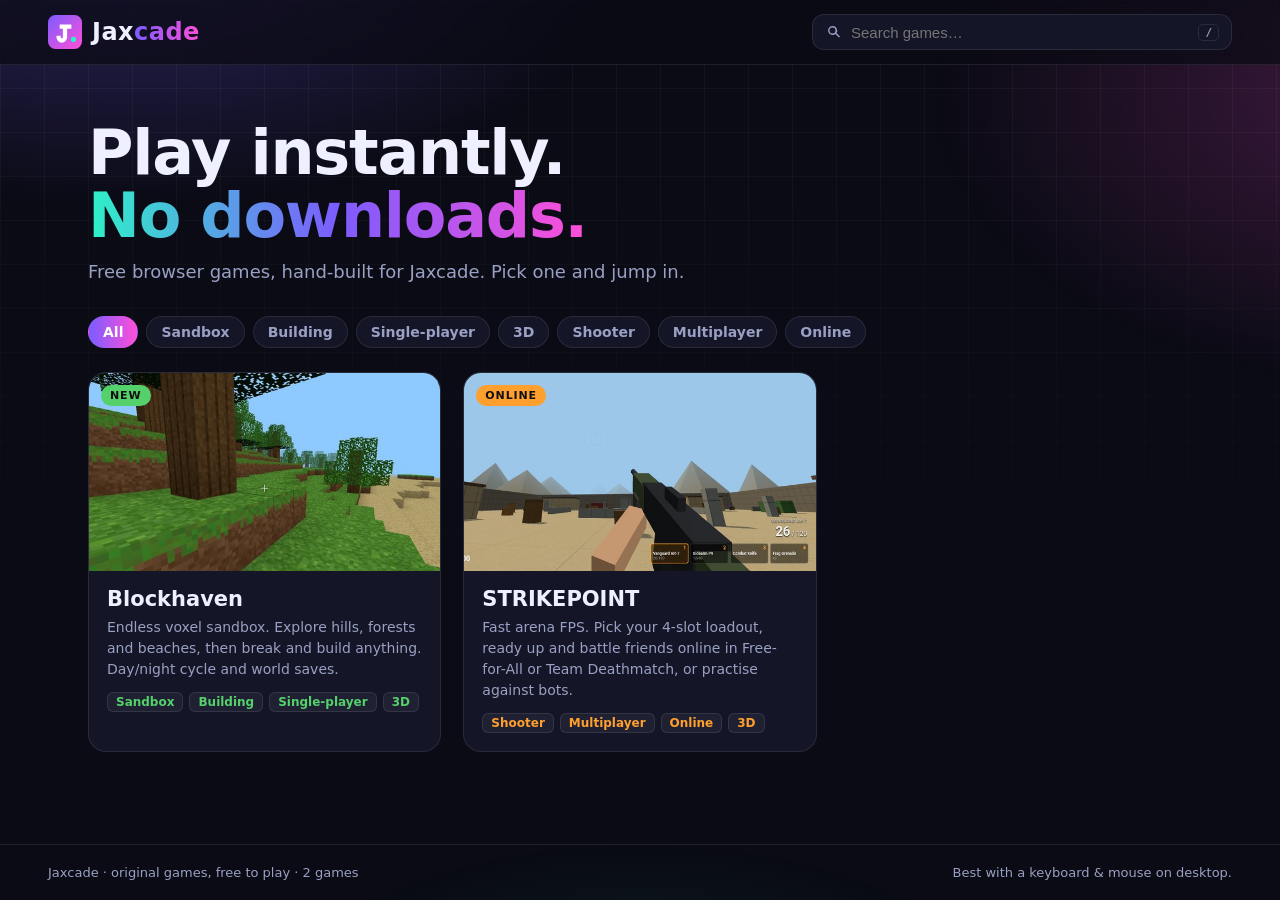
<file: index.html>
<!doctype html>
<html lang="en">
<head>
<meta charset="utf-8">
<meta name="viewport" content="width=device-width, initial-scale=1">
<title>Jaxcade · Free browser games</title>
<meta name="description" content="Jaxcade — free, instant-play browser games. No downloads, no sign-up.">
<meta property="og:title" content="Jaxcade · Free browser games">
<meta property="og:description" content="Instant-play browser games: Blockhaven, STRIKEPOINT and more.">
<meta property="og:image" content="img/strikepoint.jpg">
<link rel="icon" href="img/favicon.svg" type="image/svg+xml">
<link rel="stylesheet" href="css/style.css">
</head>
<body>
<div class="bg"></div>
<header class="top">
  <a class="logo" href="./"><img src="img/favicon.svg" alt=""><span>Jax<b>cade</b></span></a>
  <label class="search">
    <svg viewBox="0 0 24 24" aria-hidden="true"><path d="M10 4a6 6 0 1 0 3.9 10.6l4.7 4.7 1.4-1.4-4.7-4.7A6 6 0 0 0 10 4zm0 2a4 4 0 1 1 0 8 4 4 0 0 1 0-8z"/></svg>
    <input id="q" type="search" placeholder="Search games…" autocomplete="off" aria-label="Search games">
    <kbd>/</kbd>
  </label>
</header>
<main>
  <section class="hero">
    <h1>Play instantly.<br><span>No downloads.</span></h1>
    <p>Free browser games, hand-built for Jaxcade. Pick one and jump in.</p>
  </section>
  <nav class="chips" id="chips" aria-label="Filter by tag"></nav>
  <section class="grid" id="grid" aria-live="polite"></section>
  <p class="empty hidden" id="empty">No games match “<span id="emptyq"></span>”. More games coming soon!</p>
</main>
<footer>
  <span>Jaxcade · original games, free to play · <span id="count"></span></span>
  <span>Best with a keyboard &amp; mouse on desktop.</span>
</footer>
<script src="js/games.js"></script>
<script src="js/hub.js"></script>
</body>
</html>
</file>
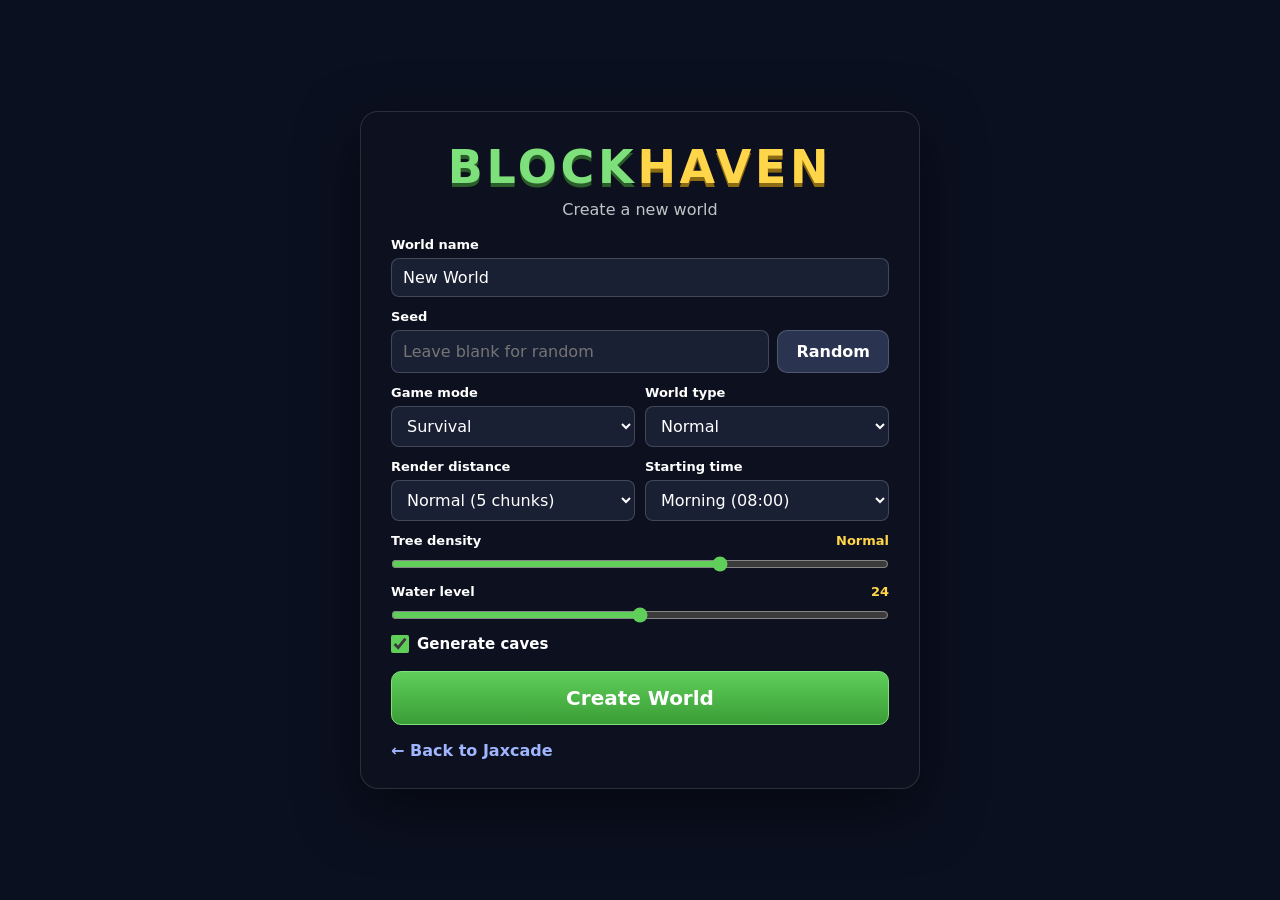
<file: games/blockhaven/index.html>
<!doctype html>
<html lang="en">
<head>
<meta charset="utf-8">
<meta name="viewport" content="width=device-width, initial-scale=1">
<title>Blockhaven · Jaxcade</title>
<meta name="description" content="Blockhaven — an original voxel sandbox. Explore endless procedurally generated land, break and build blocks, right in your browser.">
<link rel="icon" href="../../img/favicon.svg" type="image/svg+xml">
<link rel="stylesheet" href="style.css">
</head>
<body>
<canvas id="c"></canvas>
<div id="loading" class="hidden">Generating world…</div>
<div id="hud">
  <div id="crosshair"></div>
  <div id="clock">☀ 06:00</div>
  <div id="debug" class="hidden"></div>
  <div id="blockname"></div>
  <div id="hotbar"></div>
  <div id="toast"></div>
</div>
<div id="menu" class="hidden">
  <div class="panel">
    <h1>BLOCK<span>HAVEN</span></h1>
    <p class="tag"><b id="worldname">Blockhaven</b> · <span id="gamemode">Survival</span> · seed <b id="seed">—</b></p>
    <button id="btn-play" class="primary">Play</button>
    <div class="row">
      <button id="btn-save">Save World</button>
      <button id="btn-new">New World</button>
    </div>
    <p id="saveinfo" class="saveinfo"></p>
    <div class="controls">
      <div><kbd>W A S D</kbd> move</div><div><kbd>Mouse</kbd> look</div>
      <div><kbd>Space</kbd> jump / swim</div><div><kbd>Shift</kbd> sprint</div>
      <div><kbd>Left click</kbd> break</div><div><kbd>Right click</kbd> place</div>
      <div><kbd>1–9</kbd> / <kbd>Scroll</kbd> pick block</div><div><kbd>Middle click</kbd> copy block</div>
      <div><kbd>F</kbd> fly in Creative (<kbd>Space</kbd>/<kbd>C</kbd>)</div><div><kbd>K</kbd> save · <kbd>F3</kbd> stats</div>
      <div><kbd>Esc</kbd> pause</div>
    </div>
    <a class="back" href="../../">← Back to Jaxcade</a>
  </div>
</div>
<div id="create" class="hidden">
  <div class="panel create-panel">
    <h1>BLOCK<span>HAVEN</span></h1>
    <p class="tag">Create a new world</p>
    <form id="create-form">
      <label>World name
        <input id="opt-name" type="text" maxlength="32" value="New World" autocomplete="off">
      </label>
      <label>Seed
        <div class="seed-row">
          <input id="opt-seed" type="text" placeholder="Leave blank for random" autocomplete="off" spellcheck="false">
          <button type="button" id="btn-rand-seed">Random</button>
        </div>
      </label>
      <div class="opt-row">
        <label>Game mode
          <select id="opt-mode">
            <option value="survival">Survival</option>
            <option value="creative">Creative</option>
          </select>
        </label>
        <label>World type
          <select id="opt-type">
            <option value="normal">Normal</option>
            <option value="flat">Flat</option>
            <option value="amplified">Amplified</option>
            <option value="islands">Islands</option>
          </select>
        </label>
      </div>
      <div class="opt-row">
        <label>Render distance
          <select id="opt-render">
            <option value="3">Short (3 chunks)</option>
            <option value="5" selected>Normal (5 chunks)</option>
            <option value="8">Far (8 chunks)</option>
          </select>
        </label>
        <label>Starting time
          <select id="opt-time">
            <option value="0">Dawn (06:00)</option>
            <option value="0.08" selected>Morning (08:00)</option>
            <option value="0.25">Noon (12:00)</option>
            <option value="0.5">Sunset (18:00)</option>
            <option value="0.75">Night (00:00)</option>
          </select>
        </label>
      </div>
      <label>Tree density <span id="tree-label" class="range-val">Normal</span>
        <input type="range" id="opt-trees" min="0" max="3" step="1" value="2">
      </label>
      <label>Water level <span id="sea-label" class="range-val">24</span>
        <input type="range" id="opt-sea" min="8" max="40" value="24">
      </label>
      <label class="check"><input type="checkbox" id="opt-caves" checked> Generate caves</label>
      <button type="submit" class="primary" id="btn-create">Create World</button>
      <button type="button" id="btn-create-cancel" class="hidden">Cancel</button>
    </form>
    <a class="back" href="../../">← Back to Jaxcade</a>
  </div>
</div>
<script type="module" src="main.js"></script>
</body>
</html>
</file>
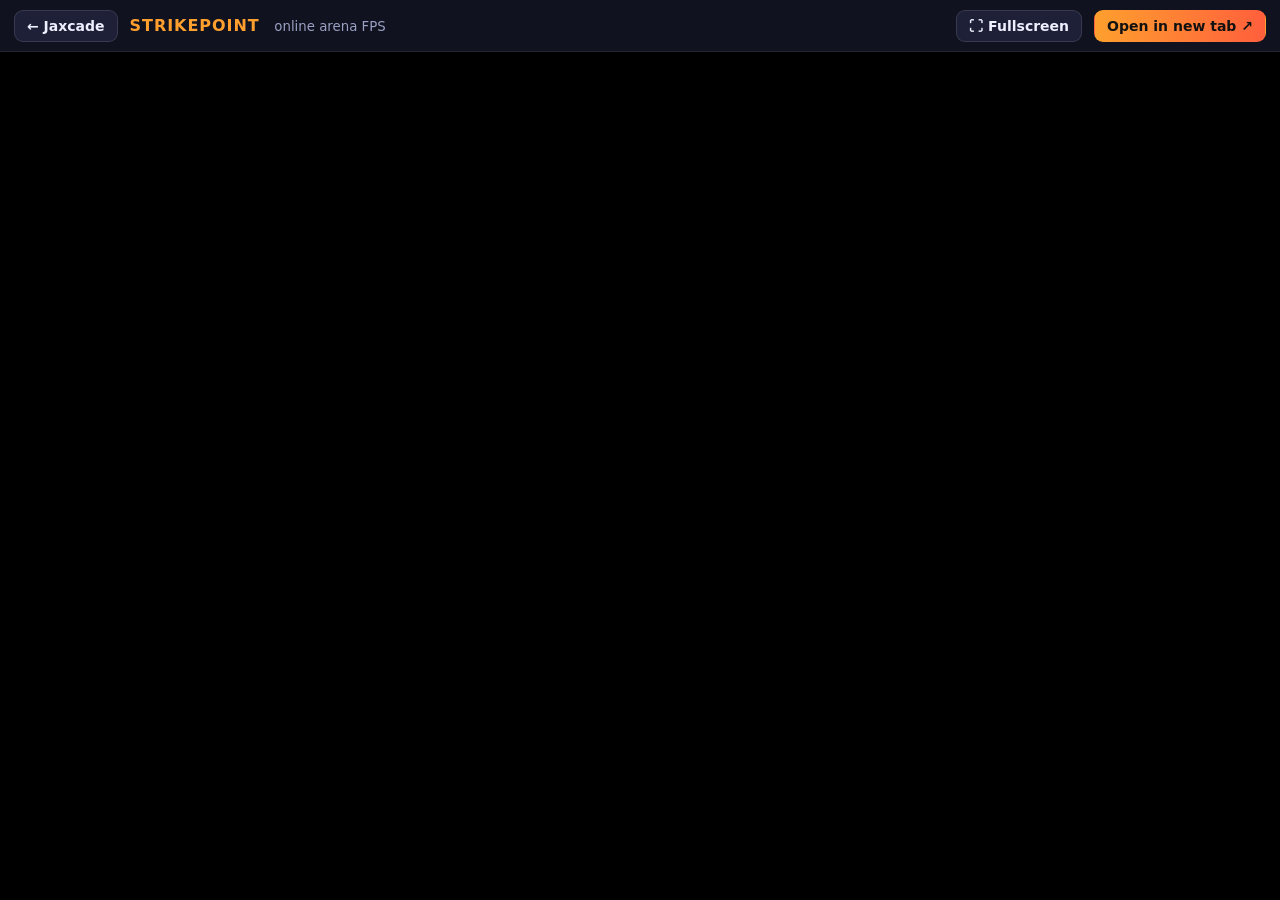
<file: play/strikepoint/index.html>
<!doctype html>
<html lang="en">
<head>
<meta charset="utf-8">
<meta name="viewport" content="width=device-width, initial-scale=1">
<title>STRIKEPOINT · Jaxcade</title>
<link rel="icon" href="../../img/favicon.svg" type="image/svg+xml">
<style>
*{box-sizing:border-box;margin:0;padding:0}
html,body{height:100%;background:#07080f;color:#eef0ff;font-family:system-ui,-apple-system,"Segoe UI",Roboto,sans-serif;overflow:hidden}
.bar{height:52px;display:flex;align-items:center;gap:12px;padding:0 14px;background:#10121f;border-bottom:1px solid rgba(255,255,255,.08)}
.bar a,.bar button{font:700 14px system-ui,sans-serif;color:#eef0ff;text-decoration:none;background:#1d2036;border:1px solid rgba(255,255,255,.12);border-radius:9px;padding:7px 12px;cursor:pointer}
.bar a:hover,.bar button:hover{background:#2a2e4d}
.bar .title{font-weight:900;letter-spacing:.06em;margin-right:auto;color:#ff9f2e}
.bar .title small{color:#9aa0c3;font-weight:500;letter-spacing:0;margin-left:8px}
.bar .primary{background:linear-gradient(90deg,#ff9f2e,#ff5f3c);border-color:transparent;color:#111}
.stage{position:relative;height:calc(100% - 52px)}
iframe{width:100%;height:100%;border:0;display:block;background:#000}
#wait{position:absolute;inset:0;display:grid;place-items:center;text-align:center;background:radial-gradient(600px 300px at 50% 40%,rgba(255,159,46,.18),transparent),#07080f;transition:opacity .4s}
#wait.gone{opacity:0;pointer-events:none}
#wait h1{font-size:44px;letter-spacing:.12em;font-weight:900}
#wait p{color:#9aa0c3;margin:10px auto 0;max-width:440px;line-height:1.5}
.spin{width:46px;height:46px;margin:24px auto 12px;border:4px solid rgba(255,255,255,.12);border-top-color:#ff9f2e;border-radius:50%;animation:s 1s linear infinite}
@keyframes s{to{transform:rotate(360deg)}}
#secs{font:600 14px ui-monospace,monospace;color:#ff9f2e}
#wait a{color:#ffb866}
</style>
</head>
<body>
<div class="bar">
  <a href="../../">← Jaxcade</a>
  <span class="title">STRIKEPOINT <small>online arena FPS</small></span>
  <button id="fs" type="button">⛶ Fullscreen</button>
  <a class="primary" id="newtab" href="https://strikepoint-ykix.onrender.com/" target="_blank" rel="noopener">Open in new tab ↗</a>
</div>
<div class="stage">
  <iframe id="game" title="STRIKEPOINT" src="https://strikepoint-ykix.onrender.com/" allow="fullscreen; pointer-lock; autoplay" allowfullscreen></iframe>
  <div id="wait">
    <div>
      <h1>STRIKEPOINT</h1>
      <div class="spin"></div>
      <div id="secs">Connecting…</div>
      <p>Waking up the game server. If nobody has played for a while this takes up to ~50 seconds, then it's instant.</p>
      <p>Mouse not locking or controls acting weird? <a href="https://strikepoint-ykix.onrender.com/" target="_blank" rel="noopener">Open it in a new tab</a>.</p>
    </div>
  </div>
</div>
<script>
  const frame = document.getElementById('game'), wait = document.getElementById('wait'), secs = document.getElementById('secs');
  const t0 = Date.now();
  const tick = setInterval(() => { const s = Math.round((Date.now() - t0) / 1000); secs.textContent = s < 3 ? 'Connecting…' : `Starting server… ${s}s`; }, 500);
  frame.addEventListener('load', () => { clearInterval(tick); wait.classList.add('gone'); frame.focus(); });
  document.getElementById('fs').onclick = () => { const st = document.querySelector('.stage'); (st.requestFullscreen || st.webkitRequestFullscreen).call(st); };
</script>
</body>
</html>
</file>
<file: css/style.css>
:root{--bg:#0a0b14;--panel:#141627;--line:rgba(255,255,255,.09);--text:#eef0ff;--muted:#9aa0c3;--a1:#7c5cff;--a2:#ff4fd8;--a3:#2ef2c8}
*{box-sizing:border-box;margin:0;padding:0}
html{color-scheme:dark}
body{min-height:100vh;background:var(--bg);color:var(--text);font-family:system-ui,-apple-system,"Segoe UI",Roboto,Inter,sans-serif;display:flex;flex-direction:column}
.bg{position:fixed;inset:0;z-index:-1;background:radial-gradient(900px 500px at 10% -10%,rgba(124,92,255,.35),transparent 60%),radial-gradient(800px 500px at 110% 10%,rgba(255,79,216,.22),transparent 60%),radial-gradient(700px 400px at 50% 120%,rgba(46,242,200,.12),transparent 60%)}
.bg:after{content:"";position:absolute;inset:0;background-image:linear-gradient(var(--line) 1px,transparent 1px),linear-gradient(90deg,var(--line) 1px,transparent 1px);background-size:44px 44px;mask-image:linear-gradient(#000,transparent 70%);opacity:.5}
.hidden{display:none!important}
a{color:inherit}
.top{position:sticky;top:0;z-index:10;display:flex;align-items:center;gap:20px;justify-content:space-between;padding:14px clamp(16px,4vw,48px);background:rgba(10,11,20,.72);backdrop-filter:blur(12px);border-bottom:1px solid var(--line)}
.logo{display:flex;align-items:center;gap:10px;text-decoration:none;font-weight:900;font-size:24px;letter-spacing:.02em}
.logo img{width:34px;height:34px}
.logo b{background:linear-gradient(90deg,var(--a1),var(--a2));-webkit-background-clip:text;background-clip:text;color:transparent}
.search{display:flex;align-items:center;gap:8px;background:var(--panel);border:1px solid var(--line);border-radius:12px;padding:8px 12px;width:min(420px,55vw);transition:border-color .2s,box-shadow .2s}
.search:focus-within{border-color:var(--a1);box-shadow:0 0 0 3px rgba(124,92,255,.25)}
.search svg{width:18px;height:18px;fill:var(--muted);flex:none}
.search input{flex:1;min-width:0;background:none;border:0;outline:0;color:var(--text);font-size:15px}
.search kbd{font:600 11px ui-monospace,monospace;color:var(--muted);border:1px solid var(--line);border-radius:5px;padding:1px 6px}
main{flex:1;width:100%;max-width:1200px;margin:0 auto;padding:0 clamp(16px,4vw,48px)}
.hero{padding:56px 0 26px}
.hero h1{font-size:clamp(34px,6vw,62px);line-height:1.02;font-weight:900;letter-spacing:-.02em}
.hero h1 span{background:linear-gradient(90deg,var(--a3),var(--a1) 50%,var(--a2));-webkit-background-clip:text;background-clip:text;color:transparent}
.hero p{color:var(--muted);font-size:18px;margin-top:14px}
.chips{display:flex;flex-wrap:wrap;gap:8px;margin:8px 0 24px}
.chip{font:600 14px system-ui,sans-serif;color:var(--muted);background:var(--panel);border:1px solid var(--line);border-radius:999px;padding:7px 14px;cursor:pointer;transition:all .15s}
.chip:hover{color:var(--text);border-color:rgba(255,255,255,.25)}
.chip.on{color:#fff;background:linear-gradient(90deg,var(--a1),var(--a2));border-color:transparent}
.grid{display:grid;grid-template-columns:repeat(auto-fill,minmax(320px,1fr));gap:22px;padding-bottom:40px}
.card{display:flex;flex-direction:column;text-decoration:none;background:var(--panel);border:1px solid var(--line);border-radius:18px;overflow:hidden;transition:transform .18s,box-shadow .18s,border-color .18s}
.card:hover,.card:focus-visible{transform:translateY(-4px);border-color:var(--accent);box-shadow:0 14px 40px -12px var(--accent);outline:none}
.thumb{position:relative;aspect-ratio:16/9;overflow:hidden;background:#000}
.thumb img{width:100%;height:100%;object-fit:cover;display:block;transition:transform .4s}
.card:hover .thumb img{transform:scale(1.05)}
.badge{position:absolute;top:12px;left:12px;font:800 11px system-ui;letter-spacing:.08em;text-transform:uppercase;background:var(--accent);color:#111;padding:4px 9px;border-radius:999px}
.play{position:absolute;right:12px;bottom:12px;font-weight:800;background:rgba(0,0,0,.65);border:1px solid rgba(255,255,255,.25);padding:8px 14px;border-radius:10px;opacity:0;transform:translateY(6px);transition:all .18s}
.card:hover .play{opacity:1;transform:none}
.info{padding:16px 18px 18px}
.info h2{font-size:21px;font-weight:800}
.info p{color:var(--muted);font-size:14px;line-height:1.5;margin:6px 0 12px}
.tags{display:flex;flex-wrap:wrap;gap:6px}
.tags span{font-size:12px;font-weight:600;color:var(--accent);background:rgba(255,255,255,.05);border:1px solid var(--line);border-radius:6px;padding:2px 8px}
.empty{color:var(--muted);text-align:center;padding:40px 0 60px}
footer{display:flex;flex-wrap:wrap;justify-content:space-between;gap:10px;padding:20px clamp(16px,4vw,48px);border-top:1px solid var(--line);color:var(--muted);font-size:13px}
@media (max-width:560px){.search kbd{display:none}.logo span{display:none}}
</file>
<file: games/blockhaven/style.css>
*{box-sizing:border-box;margin:0;padding:0}
html,body{width:100%;height:100%;overflow:hidden;background:#000;font-family:system-ui,-apple-system,"Segoe UI",Roboto,sans-serif;color:#fff;user-select:none}
#c{display:block;width:100vw;height:100vh}
.hidden{display:none!important}
#loading{position:fixed;inset:0;display:grid;place-items:center;background:#0b1020;font-size:22px;letter-spacing:.1em}
#hud{position:fixed;inset:0;pointer-events:none}
#hud.dim #crosshair{opacity:0}
#crosshair{position:absolute;left:50%;top:50%;width:22px;height:22px;transform:translate(-50%,-50%);mix-blend-mode:difference}
#crosshair:before,#crosshair:after{content:"";position:absolute;background:#fff}
#crosshair:before{left:10px;top:0;width:2px;height:22px}
#crosshair:after{top:10px;left:0;height:2px;width:22px}
#clock{position:absolute;top:12px;right:14px;font:600 15px ui-monospace,monospace;background:rgba(0,0,0,.35);padding:5px 10px;border-radius:8px}
#debug{position:absolute;top:12px;left:14px;font:13px ui-monospace,monospace;background:rgba(0,0,0,.45);padding:5px 10px;border-radius:8px}
#hotbar{position:absolute;bottom:14px;left:50%;transform:translateX(-50%);display:flex;gap:4px;padding:5px;background:rgba(10,12,20,.55);border:2px solid rgba(255,255,255,.18);border-radius:10px;pointer-events:auto}
.slot{position:relative;width:54px;height:54px;border:2px solid rgba(255,255,255,.15);border-radius:7px;display:grid;place-items:center;background:rgba(0,0,0,.25);cursor:pointer}
.slot.sel{border-color:#ffd54a;box-shadow:0 0 0 2px rgba(255,213,74,.35),inset 0 0 12px rgba(255,213,74,.25);transform:translateY(-3px)}
.slot .icon{width:40px;height:40px;image-rendering:pixelated}
.slot .num{position:absolute;top:1px;left:4px;font:700 11px ui-monospace,monospace;opacity:.75}
#blockname{position:absolute;bottom:88px;left:50%;transform:translateX(-50%);font-weight:700;text-shadow:0 2px 4px #000;opacity:0}
#blockname.fade{animation:fade 1.6s ease-out}
@keyframes fade{0%,60%{opacity:1}100%{opacity:0}}
#toast{position:absolute;top:18%;left:50%;transform:translateX(-50%);background:rgba(0,0,0,.65);padding:8px 16px;border-radius:8px;opacity:0;transition:opacity .25s;font-weight:600}
#toast.show{opacity:1}
#menu{position:fixed;inset:0;display:grid;place-items:center;background:radial-gradient(ellipse at center,rgba(5,10,25,.35),rgba(5,8,20,.75))}
.panel{width:min(560px,92vw);background:rgba(14,18,32,.86);border:1px solid rgba(255,255,255,.12);border-radius:18px;padding:28px 30px;text-align:center;box-shadow:0 20px 60px rgba(0,0,0,.5);backdrop-filter:blur(6px)}
.panel h1{font-size:46px;letter-spacing:.08em;font-weight:900;color:#7ee07a;text-shadow:0 4px 0 #2b5d2a}
.panel h1 span{color:#ffd54a;text-shadow:0 4px 0 #8a6a12}
.tag{opacity:.75;margin:6px 0 18px}
button{font:700 16px system-ui,sans-serif;color:#fff;background:#2a3350;border:1px solid rgba(255,255,255,.18);border-radius:10px;padding:11px 18px;cursor:pointer;transition:transform .08s,background .15s}
button:hover{background:#38446a;transform:translateY(-1px)}
button.primary{width:100%;font-size:20px;padding:14px;background:linear-gradient(180deg,#5fcf5a,#3a9d36);border-color:#7ee07a}
button.primary:hover{background:linear-gradient(180deg,#6fe06a,#46b041)}
.row{display:flex;gap:10px;margin-top:10px}.row button{flex:1}
.saveinfo{font-size:12px;opacity:.6;margin:10px 0 14px}
.controls{display:grid;grid-template-columns:1fr 1fr;gap:6px 14px;text-align:left;font-size:13px;opacity:.9;background:rgba(0,0,0,.25);padding:12px 14px;border-radius:10px}
kbd{display:inline-block;font:600 11px ui-monospace,monospace;background:#232a40;border:1px solid #3a4466;border-bottom-width:2px;border-radius:5px;padding:1px 6px}
.back{display:inline-block;margin-top:16px;color:#9fb6ff;text-decoration:none;font-weight:600}
.back:hover{text-decoration:underline}

#create{position:fixed;inset:0;display:grid;place-items:center;background:#0b1020;overflow:auto;padding:20px 12px}
.create-panel{text-align:left;max-height:94vh;overflow:auto}
.create-panel h1,.create-panel .tag{text-align:center}
#create-form label{display:flex;flex-direction:column;gap:6px;font-size:13px;font-weight:600;margin:0 0 12px;text-align:left}
#create-form input[type=text],#create-form select{
  font:16px system-ui,sans-serif;color:#fff;background:#1a2034;border:1px solid rgba(255,255,255,.18);
  border-radius:8px;padding:9px 11px;width:100%
}
#create-form input[type=text]:focus,#create-form select:focus{outline:2px solid #5fcf5a;outline-offset:1px}
.seed-row{display:flex;gap:8px}
.seed-row input{flex:1}
.opt-row{display:grid;grid-template-columns:1fr 1fr;gap:10px}
.range-val{font-weight:700;color:#ffd54a;margin-left:auto}
#create-form label:has(.range-val){flex-direction:row;flex-wrap:wrap;align-items:center}
#create-form input[type=range]{width:100%;flex-basis:100%;accent-color:#5fcf5a;margin-top:2px}
#create-form .check{flex-direction:row;align-items:center;gap:8px;font-size:15px}
#create-form .check input{width:18px;height:18px;accent-color:#5fcf5a}
#btn-create{margin-top:6px}
#btn-create-cancel{width:100%;margin-top:10px}
@media (max-width:520px){.opt-row{grid-template-columns:1fr}}
</file>
